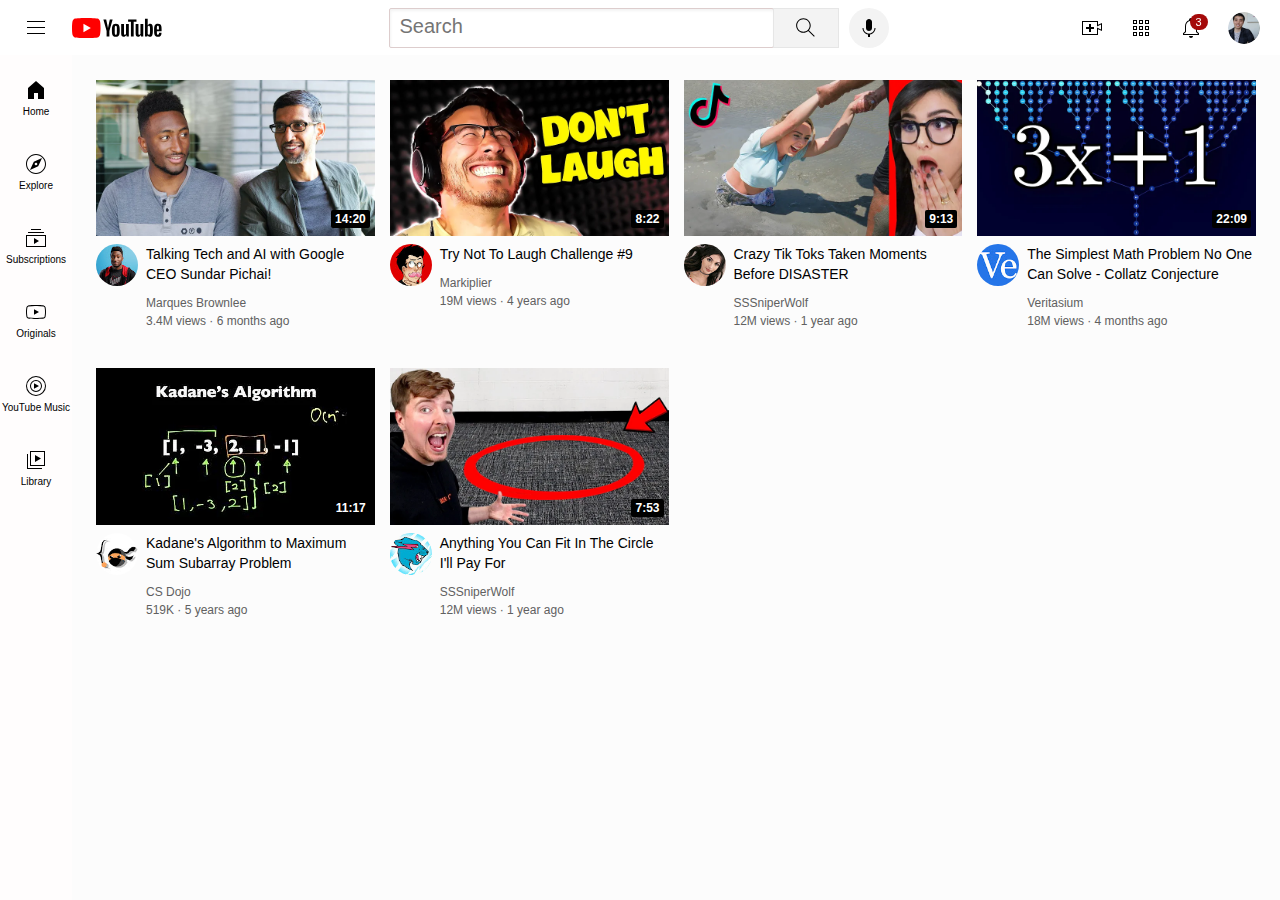
<file: index.html>
<!DOCTYPE html>
<html>
  <head>
    <title>Youtube.com</title>

    <link rel="preconnect" href="https://fonts.googleapis.com">
    <link rel="preconnect" href="https://fonts.gstatic.com" crossorigin>
    <link href="https://fonts.googleapis.com/css2?family=Roboto:wght@400;500&display=swap" rel="stylesheet">
    
    <link rel="stylesheet" href="./styles/general.css">
    <link rel="stylesheet" href="./styles/header.css">
    <link rel="stylesheet" href="./styles/video.css">
    <link rel="stylesheet" href="./styles/sidebar.css">

  </head>
  <body>
    <div class="header">
      <div class="left-section">
        <img class="hamburger-menu" src="./icons/hamburger-menu.svg" alt="">
        <img class="youtube-logo" src="./icons/youtube-logo.svg" alt="">
      </div>
      <div class="middle-section"> 
        <input class="search-bar" 
        type="text" placeholder="Search">
        <button class="search-button">
          <img class="search-icon" src="./icons/search.svg" alt="">
          <div class="tooltip">Search</div>
        </button>
        <button class="voice-search-button">
          <img class="voice-search-icon" src="./icons/voice-search-icon.svg" alt="">
          <div class="tooltip">Search with your voice</div>
        </button>
      </div>
      <div class="right-section">
        <div class="upload-icon-container">
          <img class="upload-icon" src="./icons/upload.svg" alt="">
          <div class="tooltip">Create</div>
        </div>
        <div class="youtube-apps-icon-container">
          <img class="youtube-apps-icon" src="./icons/youtube-apps.svg" alt="">
          <div class="tooltip">YouTube Apps</div>
        </div>
        <div class="notifications-icon-container">
          <img class="notifications-icon" src="./icons/notifications.svg" alt="">
          <div class="notifications-count">3</div>
          <div class="tooltip">Notifications</div>
        </div>
       
        <img class="current-user-pic" src="./icons/my-channel.jpeg" alt="">
      </div>

      <div class="sidebar">
        <div class="sidebar-link">
          <img src="./icons/home.svg" alt="">
          <div>Home</div>
        </div>
        
        <div class="sidebar-link">
          <img src="./icons/explore.svg" alt="">
          <div>Explore</div>
        </div>
        
        <div class="sidebar-link">
          <img src="./icons/subscriptions.svg" alt="">
          <div>Subscriptions</div>
        </div>
        
        <div class="sidebar-link">
          <img src="./icons/originals.svg" alt="">
          <div>Originals</div>
        </div>
        
        <div class="sidebar-link">
          <img src="./icons/youtube-music.svg" alt="">
          <div>YouTube Music</div>
        </div>
        
        <div class="sidebar-link">
          <img src="./icons/library.svg" alt="">
          <div>Library</div>
        </div>
        

      </div>
    </div>

    <div class="video-grid">
      <div class="video-preview">
        <div class="thumbnails-row">
          <img class="thumbnails" src="./thumbnails/thumbnail-1.webp">
          <div class="video-time">14:20</div>
        </div>
        <div class="video-info-grid">
          <div class="channel-picture">
            <img class="profile-picture"
            src="./channel-pictures/channel-1.jpeg">
          </div>
          <div class="video-info">
            <p class="video-title">
              Talking Tech and AI with Google CEO Sundar Pichai!
            </p>
            <P class="video-author">
             Marques Brownlee
            </P>
            <p class="video-stats">
             3.4M views &#183; 6 months ago
            </p>
          </div>
        </div>
      </div>
  
      <div class="video-preview">
        <div class="thumbnails-row">
          <img class="thumbnails" src="./thumbnails/thumbnail-2.webp">
          <div class="video-time">8:22</div>
        </div>
  
        <div class="video-info-grid">
          <div class="channel-picture">
            <img class="profile-picture"
            src="./channel-pictures/channel-2.jpeg">
          </div>
          <div class="video-info">
            <p class="video-title">
              Try Not To Laugh Challenge #9
            </p>
            <P class="video-author">
              Markiplier
            </P>
            <p class="video-stats">
              19M views &#183; 4 years ago
            </p>
          </div>
        </div>
      </div>
  
  
      <div class="video-preview">
        <div class="thumbnails-row">
          <img class="thumbnails" src="./thumbnails/thumbnail-3.webp">
          <div class="video-time">9:13</div>
        </div>
        <div class="video-info-grid">
          <div class="channel-picture">
            <img class="profile-picture"
            src="./channel-pictures/channel-3.jpeg">
          </div>
          <div class="video-info">
            <p class="video-title">
                Crazy Tik Toks Taken Moments Before DISASTER
           </p>
           <P class="video-author">
            SSSniperWolf
           </P>
           <p class="video-stats">
            12M views  &#183; 1 year ago
           </p>
          </div>
        </div>
      </div>
  
      <div class="video-preview">
        <div class="thumbnails-row">
          <img class="thumbnails" src="./thumbnails/thumbnail-4.webp">
          <div class="video-time">22:09</div>
        </div>
  
        <div class="video-info-grid">
          <div class="channel-picture">
            <img class="profile-picture"
            src="./channel-pictures/channel-4.jpeg">
          </div>
          <div class="video-info">
            <p class="video-title"> 
                The Simplest Math Problem No One Can Solve - Collatz Conjecture
            </p>
            <P class="video-author">
              Veritasium
            </P>
            <p class="video-stats">
              18M views &#183; 4 months ago
            </p>
          </div>
        </div>
      </div>
  
      <div class="video-preview">
        <div class="thumbnails-row">
          <img class="thumbnails" src="./thumbnails/thumbnail-5.webp">
          <div class="video-time">11:17</div>
        </div>
        <div class="video-info-grid">
          <div class="channel-picture">
            <img class="profile-picture"
            src="./channel-pictures/channel-5.jpeg">
          </div>
          <div class="video-info">
            <p class="video-title">
                Kadane's Algorithm to Maximum Sum Subarray Problem
             </p>
           <P class="video-author">
            CS Dojo
           </P>
           <p class="video-stats">
            519K &#183;  5 years ago
           </p>
          </div>
        </div>
      </div>
  
      <div class="video-preview">
        <div class="thumbnails-row">
          <img class="thumbnails" src="./thumbnails/thumbnail-6.webp">
          <div class="video-time">7:53</div>
        </div>
  
        <div class="video-info-grid">
          <div class="channel-picture">
            <img class="profile-picture"
            src="./channel-pictures/channel-6.jpeg">
          </div>
          <div class="video-info">
            <p class="video-title">
              Anything You Can Fit In The Circle I'll Pay For
            </p>
            <P class="video-author">
              SSSniperWolf
            </P>
            <p class="video-stats">
              12M views &#183; 1 year ago
            </p>
          </div>
        </div>
      </div>
    </div>

  </body>
</html>
</file>
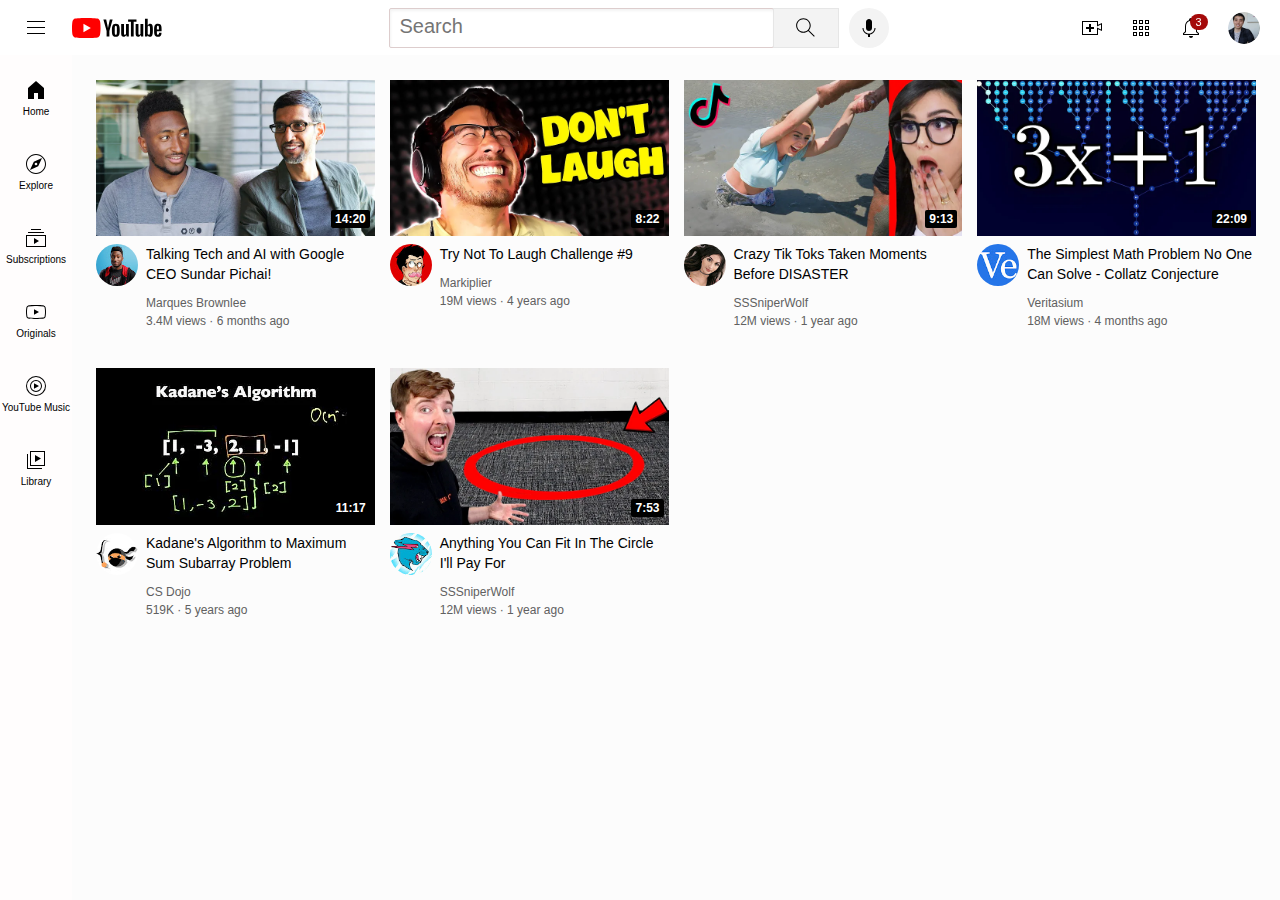
<file: youtube.html>
<!DOCTYPE html>
<html>
  <head>
    <title>Youtube.com</title>

    <link rel="preconnect" href="https://fonts.googleapis.com">
    <link rel="preconnect" href="https://fonts.gstatic.com" crossorigin>
    <link href="https://fonts.googleapis.com/css2?family=Roboto:wght@400;500&display=swap" rel="stylesheet">
    
    <link rel="stylesheet" href="./styles/general.css">
    <link rel="stylesheet" href="./styles/header.css">
    <link rel="stylesheet" href="./styles/video.css">
    <link rel="stylesheet" href="./styles/sidebar.css">

  </head>
  <body>
    <div class="header">
      <div class="left-section">
        <img class="hamburger-menu" src="./icons/hamburger-menu.svg" alt="">
        <img class="youtube-logo" src="./icons/youtube-logo.svg" alt="">
      </div>
      <div class="middle-section"> 
        <input class="search-bar" 
        type="text" placeholder="Search">
        <button class="search-button">
          <img class="search-icon" src="./icons/search.svg" alt="">
          <div class="tooltip">Search</div>
        </button>
        <button class="voice-search-button">
          <img class="voice-search-icon" src="./icons/voice-search-icon.svg" alt="">
          <div class="tooltip">Search with your voice</div>
        </button>
      </div>
      <div class="right-section">
        <div class="upload-icon-container">
          <img class="upload-icon" src="./icons/upload.svg" alt="">
          <div class="tooltip">Create</div>
        </div>
        <div class="youtube-apps-icon-container">
          <img class="youtube-apps-icon" src="./icons/youtube-apps.svg" alt="">
          <div class="tooltip">YouTube Apps</div>
        </div>
        <div class="notifications-icon-container">
          <img class="notifications-icon" src="./icons/notifications.svg" alt="">
          <div class="notifications-count">3</div>
          <div class="tooltip">Notifications</div>
        </div>
       
        <img class="current-user-pic" src="./icons/my-channel.jpeg" alt="">
      </div>

      <div class="sidebar">
        <div class="sidebar-link">
          <img src="./icons/home.svg" alt="">
          <div>Home</div>
        </div>
        
        <div class="sidebar-link">
          <img src="./icons/explore.svg" alt="">
          <div>Explore</div>
        </div>
        
        <div class="sidebar-link">
          <img src="./icons/subscriptions.svg" alt="">
          <div>Subscriptions</div>
        </div>
        
        <div class="sidebar-link">
          <img src="./icons/originals.svg" alt="">
          <div>Originals</div>
        </div>
        
        <div class="sidebar-link">
          <img src="./icons/youtube-music.svg" alt="">
          <div>YouTube Music</div>
        </div>
        
        <div class="sidebar-link">
          <img src="./icons/library.svg" alt="">
          <div>Library</div>
        </div>
        

      </div>
    </div>

    <div class="video-grid">
      <div class="video-preview">
        <div class="thumbnails-row">
          <img class="thumbnails" src="./thumbnails/thumbnail-1.webp">
          <div class="video-time">14:20</div>
        </div>
        <div class="video-info-grid">
          <div class="channel-picture">
            <img class="profile-picture"
            src="./channel-pictures/channel-1.jpeg">
          </div>
          <div class="video-info">
            <p class="video-title">
              Talking Tech and AI with Google CEO Sundar Pichai!
            </p>
            <P class="video-author">
             Marques Brownlee
            </P>
            <p class="video-stats">
             3.4M views &#183; 6 months ago
            </p>
          </div>
        </div>
      </div>
  
      <div class="video-preview">
        <div class="thumbnails-row">
          <img class="thumbnails" src="./thumbnails/thumbnail-2.webp">
          <div class="video-time">8:22</div>
        </div>
  
        <div class="video-info-grid">
          <div class="channel-picture">
            <img class="profile-picture"
            src="./channel-pictures/channel-2.jpeg">
          </div>
          <div class="video-info">
            <p class="video-title">
              Try Not To Laugh Challenge #9
            </p>
            <P class="video-author">
              Markiplier
            </P>
            <p class="video-stats">
              19M views &#183; 4 years ago
            </p>
          </div>
        </div>
      </div>
  
  
      <div class="video-preview">
        <div class="thumbnails-row">
          <img class="thumbnails" src="./thumbnails/thumbnail-3.webp">
          <div class="video-time">9:13</div>
        </div>
        <div class="video-info-grid">
          <div class="channel-picture">
            <img class="profile-picture"
            src="./channel-pictures/channel-3.jpeg">
          </div>
          <div class="video-info">
            <p class="video-title">
                Crazy Tik Toks Taken Moments Before DISASTER
           </p>
           <P class="video-author">
            SSSniperWolf
           </P>
           <p class="video-stats">
            12M views  &#183; 1 year ago
           </p>
          </div>
        </div>
      </div>
  
      <div class="video-preview">
        <div class="thumbnails-row">
          <img class="thumbnails" src="./thumbnails/thumbnail-4.webp">
          <div class="video-time">22:09</div>
        </div>
  
        <div class="video-info-grid">
          <div class="channel-picture">
            <img class="profile-picture"
            src="./channel-pictures/channel-4.jpeg">
          </div>
          <div class="video-info">
            <p class="video-title"> 
                The Simplest Math Problem No One Can Solve - Collatz Conjecture
            </p>
            <P class="video-author">
              Veritasium
            </P>
            <p class="video-stats">
              18M views &#183; 4 months ago
            </p>
          </div>
        </div>
      </div>
  
      <div class="video-preview">
        <div class="thumbnails-row">
          <img class="thumbnails" src="./thumbnails/thumbnail-5.webp">
          <div class="video-time">11:17</div>
        </div>
        <div class="video-info-grid">
          <div class="channel-picture">
            <img class="profile-picture"
            src="./channel-pictures/channel-5.jpeg">
          </div>
          <div class="video-info">
            <p class="video-title">
                Kadane's Algorithm to Maximum Sum Subarray Problem
             </p>
           <P class="video-author">
            CS Dojo
           </P>
           <p class="video-stats">
            519K &#183;  5 years ago
           </p>
          </div>
        </div>
      </div>
  
      <div class="video-preview">
        <div class="thumbnails-row">
          <img class="thumbnails" src="./thumbnails/thumbnail-6.webp">
          <div class="video-time">7:53</div>
        </div>
  
        <div class="video-info-grid">
          <div class="channel-picture">
            <img class="profile-picture"
            src="./channel-pictures/channel-6.jpeg">
          </div>
          <div class="video-info">
            <p class="video-title">
              Anything You Can Fit In The Circle I'll Pay For
            </p>
            <P class="video-author">
              SSSniperWolf
            </P>
            <p class="video-stats">
              12M views &#183; 1 year ago
            </p>
          </div>
        </div>
      </div>
    </div>

  </body>
</html>
</file>
<file: styles/general.css>
p{
  margin-top: 0;
  margin-bottom: 0;
}

body{
  font-family: Arial;
  border: none;
  margin: 0;
  padding-top: 80px;
  padding-left: 96px;
  padding-right: 24px;
  background-color: rgb(252, 252, 252);
}
</file>
<file: styles/header.css>
.header{
  z-index: 100;
  height: 55px;
  display: flex;
  flex-direction: row;
  justify-content: space-between;
  position: fixed;
  top: 0;
  right: 0;
  left: 0;
  background-color: white;
  border-bottom-width: 1px;
  border-style: solid rgb(218, 199, 199);
 
}
.left-section{
  display: flex;
  align-items: center;
  
}
.hamburger-menu{
  height: 24px;
  margin: 24px;
}
.youtube-logo{
  height: 20px;
  
}
.middle-section{
  margin-left: 70px;
  margin-right: 35px;
  flex: 1;
  max-width: 500px;
  display: flex;
  align-items: center;
}
.search-bar{
  flex: 1;
  height: 36px;
  padding-left: 10px;
  font-size: 16px;
  border: 1px solid rgb(221, 205, 205);
  border-radius: 2px;
  box-shadow: inset 1px 2px 3px rgba(0, 0, 0, 0.05);
  width: 0px;
}
.search-bar::placeholder {
  font-size: 20px;
}
.search-button{
  height: 40px;
  width: 66px;
  background-color: rgb(243, 243, 243);
  border: 1px solid rgba(0, 0, 0, 0.05);
  margin-left: -1px;
  margin-right: 10px;
 
}
.search-button,
.voice-search-button,
.upload-icon-container,
.youtube-apps-icon-container,
.notifications-icon-container{
  position: relative;
  display: flex;
  justify-content: center;
  align-items: center;
}
.search-button .tooltip,
.voice-search-button .tooltip,
.upload-icon-container .tooltip,
.youtube-apps-icon-container .tooltip,
.notifications-icon-container .tooltip{
  position: absolute;
  background-color: gray;
  color: white;
 padding: 4px 8px;
  border-radius: 2px;
  font-size: 12px;
  bottom: -30px;
  opacity: 0;
  transition: opacity 0.15s;
  pointer-events: none;
  white-space: nowrap;
}
.search-button:hover .tooltip,
.voice-search-button:hover .tooltip,
.upload-icon-container:hover .tooltip,
.youtube-apps-icon-container:hover .tooltip,
.notifications-icon-container:hover .tooltip{
  opacity: 1;
}
.search-icon{
  height: 25px;

}
.voice-search-button{
  height: 40px;
  width: 40px;
  border-radius: 20px;
  border: none;
  background-color: rgb(243, 243, 243);
}
.voice-search-icon{
  height: 24px;
}



.right-section{
  width: 180px;
  margin-right: 20px;
  display: flex;
  align-items: center;
  justify-content: space-between;
  flex-shrink: 0;
}
.upload-icon{
  height: 24px;

}
.youtube-apps-icon{
  height: 24px;
}
.notifications-icon{
  height: 24px;
}
.notifications-icon-container{
  position: relative;
}
.notifications-count{
  position: absolute;
  top: -2px;
  right: -5px;
  background-color: rgb(165, 10, 10);
  color: white;
  font-size: 11px;
  padding: 2px 6px;
  border-radius: 10px;
}
.current-user-pic{
  height: 32px;
  border-radius: 16px;
}
</file>
<file: styles/video.css>
.thumbnails{
    width: 100%;
    display: block;
  }

  .video-title{
    margin-top: 0px;
    font-size: 14px;
    font-weight: 600px;
    line-height: 20px;
    margin-bottom: 12px;
  }
  .profile-picture{
    width: 42px;
    border-radius: 25px;
  
  }
  .thumbnails-row{
    margin-bottom: 8px;
    position: relative;
  }
  .video-author,
  .video-stats{
    font-size: 12px;
    color:  rgb(96, 96,96) ;
  }
  .video-author{
    margin-bottom: 4px;
  }
  .video-info-grid{
    display: grid;
    grid-template-columns: 50px 1fr;
  }
  .video-grid{
    display: grid;
    grid-template-columns: 1fr 1fr 1fr;
    column-gap: 15px;
    row-gap: 40px;
  }
  @media (max-width: 750px) {
    .video-grid{
      grid-template-columns: 1fr 1fr;
    }
  }
  @media (min-width: 751px;) and (max-width: 999px;) {
    grid-template-columns: 1fr 1fr 1fr;
  }
  @media (min-width: 1000px) {
    .video-grid{
      grid-template-columns: 1fr 1fr 1fr 1fr;
    }
  }

  .video-time{
    font-size: 12px;
    font-weight: bold;
    padding: 2px 4px;
    border-radius: 2px;
    background-color: black;
    color: white;
    position: absolute;
    bottom: 8px;
    right: 5px;

  }
</file>
<file: styles/sidebar.css>
.sidebar{
  position: fixed;
  left: 0;
  bottom: 0;
  top: 55px;
  background-color: #fffdfd;
  width: 72px;
  z-index: 200;
  padding-top: 5px;
}

.sidebar-link{
  height: 74px;
  display: flex;
  justify-content: center;
  align-items: center;
  flex-direction: column;
  cursor: pointer;

}

.sidebar-link:hover{
  background-color: rgb(241, 241, 241);
}

.sidebar-link img{
  height: 24px;
  margin-bottom: 4px;
}

.sidebar-link div{
  font-size: 10px;
}
</file>
